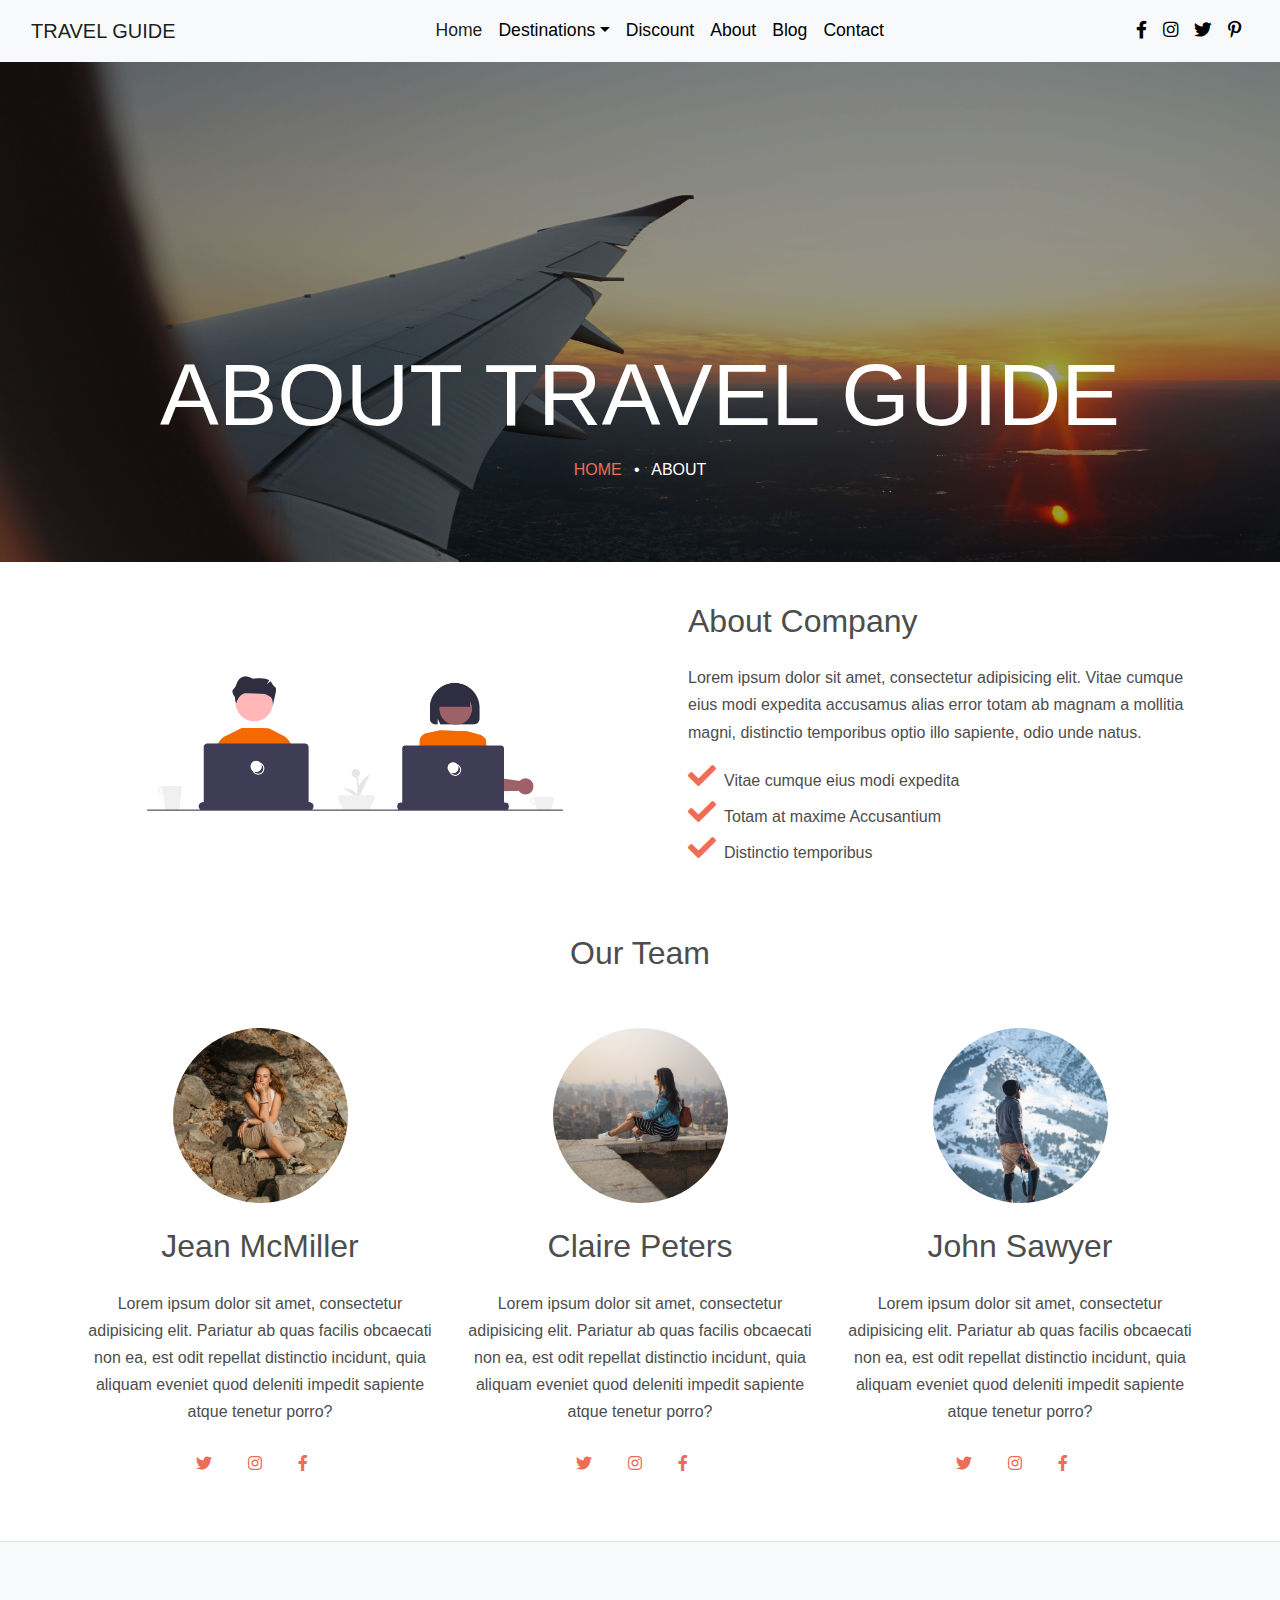
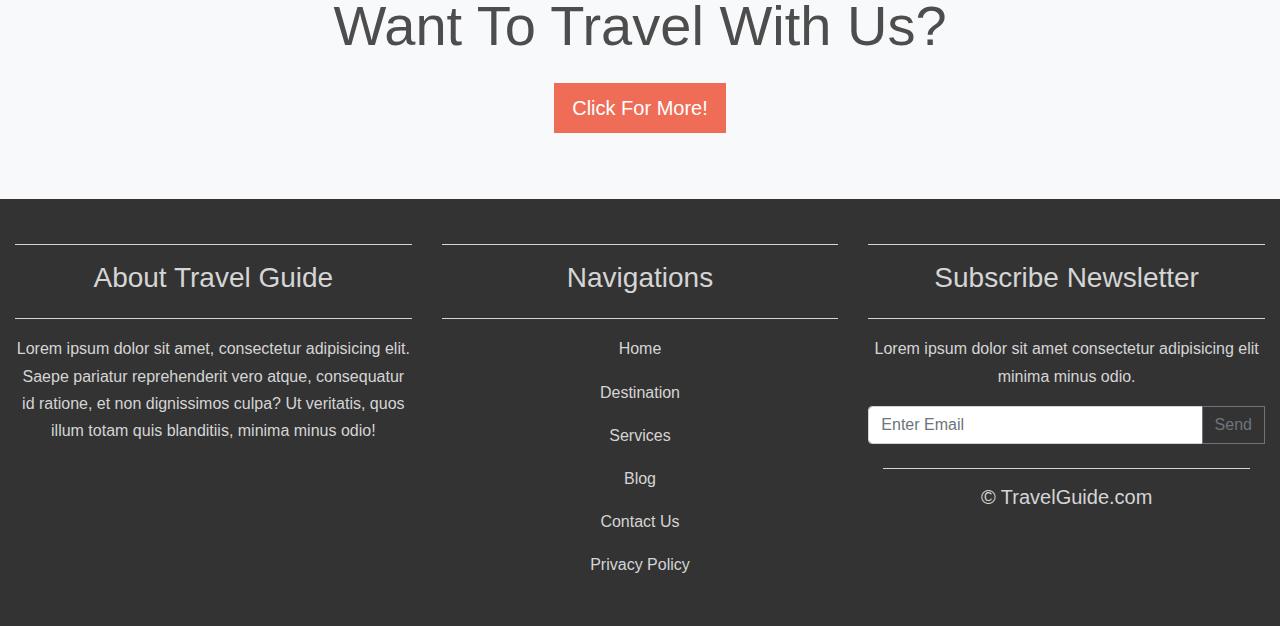
<file: Travel/assets/about.html>
<!DOCTYPE html>
<html lang="en">

<head>
  <!-- Required meta tags -->
  <meta charset="utf-8">
  <meta name="viewport" content="width=device-width, initial-scale=1, shrink-to-fit=no">

  <!-- Bootstrap CSS -->
  <link rel="stylesheet" href="https://stackpath.bootstrapcdn.com/bootstrap/4.3.1/css/bootstrap.min.css">
  <!--Font Awesome Css-->
  <link rel="stylesheet" href="https://cdnjs.cloudflare.com/ajax/libs/font-awesome/5.15.3/css/all.min.css" />

  <title>Travel Guide</title>
  <link rel="icon" type="image/x-icon" href="favicon.ico">
  <link rel="stylesheet" href="about.css" />

</head>

<body>
  <!--Navigation-->
  <nav class="navbar navbar-expand-md navbar-light bg-light sticky-top">
    <div class="container-fluid">
      <a class="navbar-brand text-black h2 mb-0" href="#">TRAVEL GUIDE</a>
      <button class="navbar-toggler" type="button" data-toggle="collapse" data-target="#navbarResponsive">
        <span class="navbar-toggler-icon"></span>
      </button>
      <div class="collapse navbar-collapse" id="navbarResponsive">
        <ul class="navbar-nav mx-auto">
          <li class="nav-item active">
            <a class="nav-link" href="index.html">Home</a>
          </li>
          <li class="nav-item bg-light dropdown">
            <a class="nav-link dropdown-toggle" href="#destinations" id="navbarDropdown" role="button"
              data-toggle="dropdown">Destinations</a>
            <div class="dropdown-menu bg-light" aria-labelledby="navbarDropdown">
              <a class="dropdown-item dropdown-item-style" href="#">France</a>
              <a class="dropdown-item dropdown-item-style" href="#">Germany</a>
              <a class="dropdown-item dropdown-item-style" href="#">Australia</a>
              <a class="dropdown-item dropdown-item-style" href="#">Japan</a>
            </div>
          </li>
          <li class="nav-item">
            <a class="nav-link" href="#discount" data-toggle="modal" data-target="#exampleModal">Discount</a>
          </li>
          <li class="nav-item">
            <a class="nav-link" href="about.html">About</a>
          </li>
          <li class="nav-item">
            <a class="nav-link" href="blog.html">Blog</a>
          </li>
          <li class="nav-item">
            <a class="nav-link" href="contact.html">Contact</a>
          </li>
        </ul>
        <ul class="navbar-nav sm-icons">
          <li class="nav-item"><a class="nav-link" data-toggle="tooltip" title="Facebook"
              href="https://www.facebook.com/">
              <i class="fab fa-facebook-f"></i></a></li>

          <li class="nav-item"><a class="nav-link" data-toggle="tooltip" title="Instagram"
              href="https://www.instagram.com/">
              <i class="fab fa-instagram"></i></a></li>

          <li class="nav-item"><a class="nav-link" data-toggle="tooltip" title="Twitter"
              href="https://www.twitter.com/">
              <i class="fab fa-twitter"></i></a>
          </li>

          <li class="nav-item"><a class="nav-link" data-toggle="tooltip" title="Pinterest"
              href="https://www.pinterest.com">
              <i class="fab fa-pinterest-p"></i></a></li>
        </ul>
      </div>
    </div>
  </nav>
  <!-- Modal -->
  <div class="modal fade" id="exampleModal" tabindex="-1" role="dialog" aria-labelledby="exampleModalLabel"
    aria-hidden="true">
    <div class="modal-dialog" role="document">
      <div class="modal-content">
        <div class="modal-header">
          <h2 class="modal-title" id="exampleModalLabel">Enter Your Email And Get</h2>
          <button type="button" class="close" data-dismiss="modal" aria-label="Close">
            <span aria-hidden="true">&times;</span>
          </button>
        </div>
        <div class="modal-body bg-light">
          </strong>
          <h1 class="text-center">10% OFF</h1>
          <h6 class="text-center">with order 500€ or more, by subscribing right now.</h6>
          <form>
            <div class="row">
              <div class="col pr-0">
                <input type="email" class="form-control " id="inputEmail4" placeholder="Email">
              </div>
              <div class="col pl-0">
                <button type="submit" class="btn btn-primary">SUBSCRIBE</button>
              </div>
            </div>
          </form>
          <a href="#" class="modal-link text-center pt-2" data-dismiss="modal">No Thanks</a>
          <p class="text-center pt-2">Copyright @TravelGuide 2021.</p>
        </div>
      </div>
    </div>
  </div>
  <!--Banner-->
  <figure>
    <div class="fixed-wrap">
      <div id="fixed">
      </div>
    </div>
  </figure>

  <div class="caption text-center ">
    <h1 class="display-2">About Travel Guide</h1>
    <a href="index.html">Home</a><span class="mx-2 text-white"> •</span>
    <span class="text-white">About</span>
  </div>
  <!--About-->
  <section>
    <div class="container pt-4">
      <div class="row align-items-center">
        <div class="col-md-6 mb-5 mb-md-0">
          <img src="img/about.png">
        </div>
        <div class="col-md-6 pl-md-5">
          <h2 class="font-weight-light text-black mb-4">About Company</h2>
          <p>Lorem ipsum dolor sit amet, consectetur adipisicing elit. Vitae cumque eius modi expedita accusamus alias
            error totam ab magnam a mollitia magni, distinctio temporibus optio illo sapiente, odio unde natus.</p>
          <ul class="list-unstyled">
            <li class="align-items-center"><span class="fas fa-check text-primary h3 mr-2"></span><span>Vitae cumque
                eius modi expedita</span></li>
            <li class="align-items-center"><span class="fas fa-check text-primary h3 mr-2"></span><span>Totam at maxime
                Accusantium</span></li>
            <li class="align-items-center"><span class="fas fa-check text-primary h3 mr-2"></span><span>Distinctio
                temporibus</span></li>
          </ul>
        </div>
      </div>
    </div>
  </section>
  <!--Team-->
  <div class="site-section pt-5">
    <div class="container">
      <div class="row justify-content-center mb-5">
        <div class="col-md-7">
          <h2 class="font-weight-light text-black text-center">Our Team</h2>
        </div>
      </div>
      <div class="row">
        <div class="col-md-6 col-lg-4 text-center">
          <img src="img/team.png" alt="image" class="img-fluid w-50 rounded-circle mb-4">
          <h2 class="text-black font-weight-light mb-4">Jean McMiller</h2>
          <p class="mb-4">Lorem ipsum dolor sit amet, consectetur adipisicing elit. Pariatur ab quas facilis obcaecati
            non ea,
            est odit repellat distinctio incidunt, quia aliquam eveniet quod deleniti impedit sapiente atque tenetur
            porro?</p>
          <p>
            <a href="https://www.twitter.com/" data-toggle="tooltip" title="Twitter" class="pl-0 pr-3"><span
                class="fab fa-twitter"></span></a>
            <a href="https://www.instagram.com/" data-toggle="tooltip" title="Instagram" class="pl-3 pr-3"><span
                class="fab fa-instagram"></span></a>
            <a href="https://www.facebook.com/" data-toggle="tooltip" title="Facebook" class="pl-3 pr-3"><span
                class="fab fa-facebook-f"></span></a>
          </p>
        </div>
        <div class="col-md-6 col-lg-4 text-center">
          <img src="img/team3.png" alt="image" class="img-fluid w-50 rounded-circle mb-4">
          <h2 class="text-black font-weight-light mb-4">Claire Peters</h2>
          <p class="mb-4">Lorem ipsum dolor sit amet, consectetur adipisicing elit. Pariatur ab quas facilis obcaecati
            non ea,
            est odit repellat distinctio incidunt, quia aliquam eveniet quod deleniti impedit sapiente atque tenetur
            porro?</p>
          <p>
            <a href="https://www.twitter.com/" data-toggle="tooltip" title="Twitter" class="pl-0 pr-3"><span
                class="fab fa-twitter"></span></a>
            <a href="https://www.instagram.com/" data-toggle="tooltip" title="Instagram" class="pl-3 pr-3"><span
                class="fab fa-instagram"></span></a>
            <a href="https://www.facebook.com/" data-toggle="tooltip" title="Facebook" class="pl-3 pr-3"><span
                class="fab fa-facebook-f"></span></a>
          </p>
        </div>
        <div class="col-md-6 col-lg-4 text-center">
          <img src="img/team2.png" alt="image" class="img-fluid w-50 rounded-circle mb-4">
          <h2 class="text-black font-weight-light mb-4">John Sawyer</h2>
          <p class="mb-4">Lorem ipsum dolor sit amet, consectetur adipisicing elit. Pariatur ab quas facilis obcaecati
            non ea,
            est odit repellat distinctio incidunt, quia aliquam eveniet quod deleniti impedit sapiente atque tenetur
            porro?</p>
          <p>
            <a href="https://www.twitter.com/" data-toggle="tooltip" title="Twitter" class="pl-0 pr-3"><span
                class="fab fa-twitter"></span></a>
            <a href="https://www.instagram.com/" data-toggle="tooltip" title="Instagram" class="pl-3 pr-3"><span
                class="fab fa-instagram"></span></a>
            <a href="https://www.facebook.com/" data-toggle="tooltip" title="Facebook" class="pl-3 pr-3"><span
                class="fab fa-facebook-f"></span></a>
          </p>
        </div>
      </div>
    </div>
  </div>
  <!--Jumbotroon-->
  <div class="section border-top">
    <div class="jumbotron-fluid bg-light">
      <div class="container">
        <div class="row text-center">
          <div class="col-md-12">
            <h1 class="mb-4 display-4">Want To Travel With Us?</h1>
            <p class="lead">
              <a href="#" class="btn btn-primary btn-lg">Click For More!</a>
            </p>
          </div>
        </div>
      </div>
    </div>
  </div>
  <!-- Back to top button -->
  <button type="button" class="btn btn-danger btn-floating btn-lg" id="btn-back-to-top">
    <i class="fas fa-arrow-up"></i>
  </button>
  <!--Footer-->
  <footer>
    <div class="container-fluid">
      <div class="row text-center">
        <div class="col-md-4">
          <hr class="light">
          <h3 class="footer-heading mb-4">
            About Travel Guide
          </h3>
          <hr class="light">
          <p>
            Lorem ipsum dolor sit amet, consectetur adipisicing elit.
            Saepe pariatur reprehenderit vero atque, consequatur id ratione, et non dignissimos culpa?
            Ut veritatis, quos illum totam quis blanditiis, minima minus odio!
          </p>
        </div>
        <div class="col-md-4">
          <hr class="light">
          <h3 class="footer-heading mb-4">
            Navigations
          </h3>
          <hr class="light">
          <p href="#">Home</p>
          <p href="#">Destination</p>
          <p href="#">Services</p>
          <p href="#">Blog</p>
          <p href="#">Contact Us</p>
          <p href="#">Privacy Policy</p>
        </div>
        <div class="col-md-4">
          <hr class="light">
          <h3 class="footer-heading mb-4">
            Subscribe Newsletter
          </h3>
          <hr class="light">
          <p>
            Lorem ipsum dolor sit amet consectetur adipisicing elit minima minus odio.
          </p>
          <div class="input-group mb-4">
            <input type="text" class="form-control" placeholder="Enter Email" aria-label="Enter Email"
              aria-describedby="basic-addon2">
            <div class="input-group-append">
              <button class="btn btn-outline-secondary" type="button">Send</button>
            </div>
          </div>
          <div class="col-12">
            <hr class="light">
            <h5>&copy; TravelGuide.com</h5>
          </div>
        </div>
      </div>
  </footer>

  <!-- Optional JavaScript -->
  <!-- jQuery first, then Popper.js, then Bootstrap JS -->
  <script src="https://code.jquery.com/jquery-3.3.1.slim.min.js"></script>
  <script src="https://cdnjs.cloudflare.com/ajax/libs/popper.js/1.14.7/umd/popper.min.js"></script>
  <script src="https://stackpath.bootstrapcdn.com/bootstrap/4.3.1/js/bootstrap.min.js"></script>

  <script>
    //Get the button
    let mybutton = document.getElementById("btn-back-to-top");

    // When the user scrolls down 20px from the top of the document, show the button
    window.onscroll = function () {
      scrollFunction();
    };

    function scrollFunction() {
      if (
        document.body.scrollTop > 20 ||
        document.documentElement.scrollTop > 20
      ) {
        mybutton.style.display = "block";
      } else {
        mybutton.style.display = "none";
      }
    }
    // When the user clicks on the button, scroll to the top of the document
    mybutton.addEventListener("click", backToTop);

    function backToTop() {
      document.body.scrollTop = 0;
      document.documentElement.scrollTop = 0;
    }
  </script>
  <script>
    //Tooltip
    $(function () {
      $('[data-toggle="tooltip"]').tooltip()
    })
  </script>

</body>

</html>
</file>
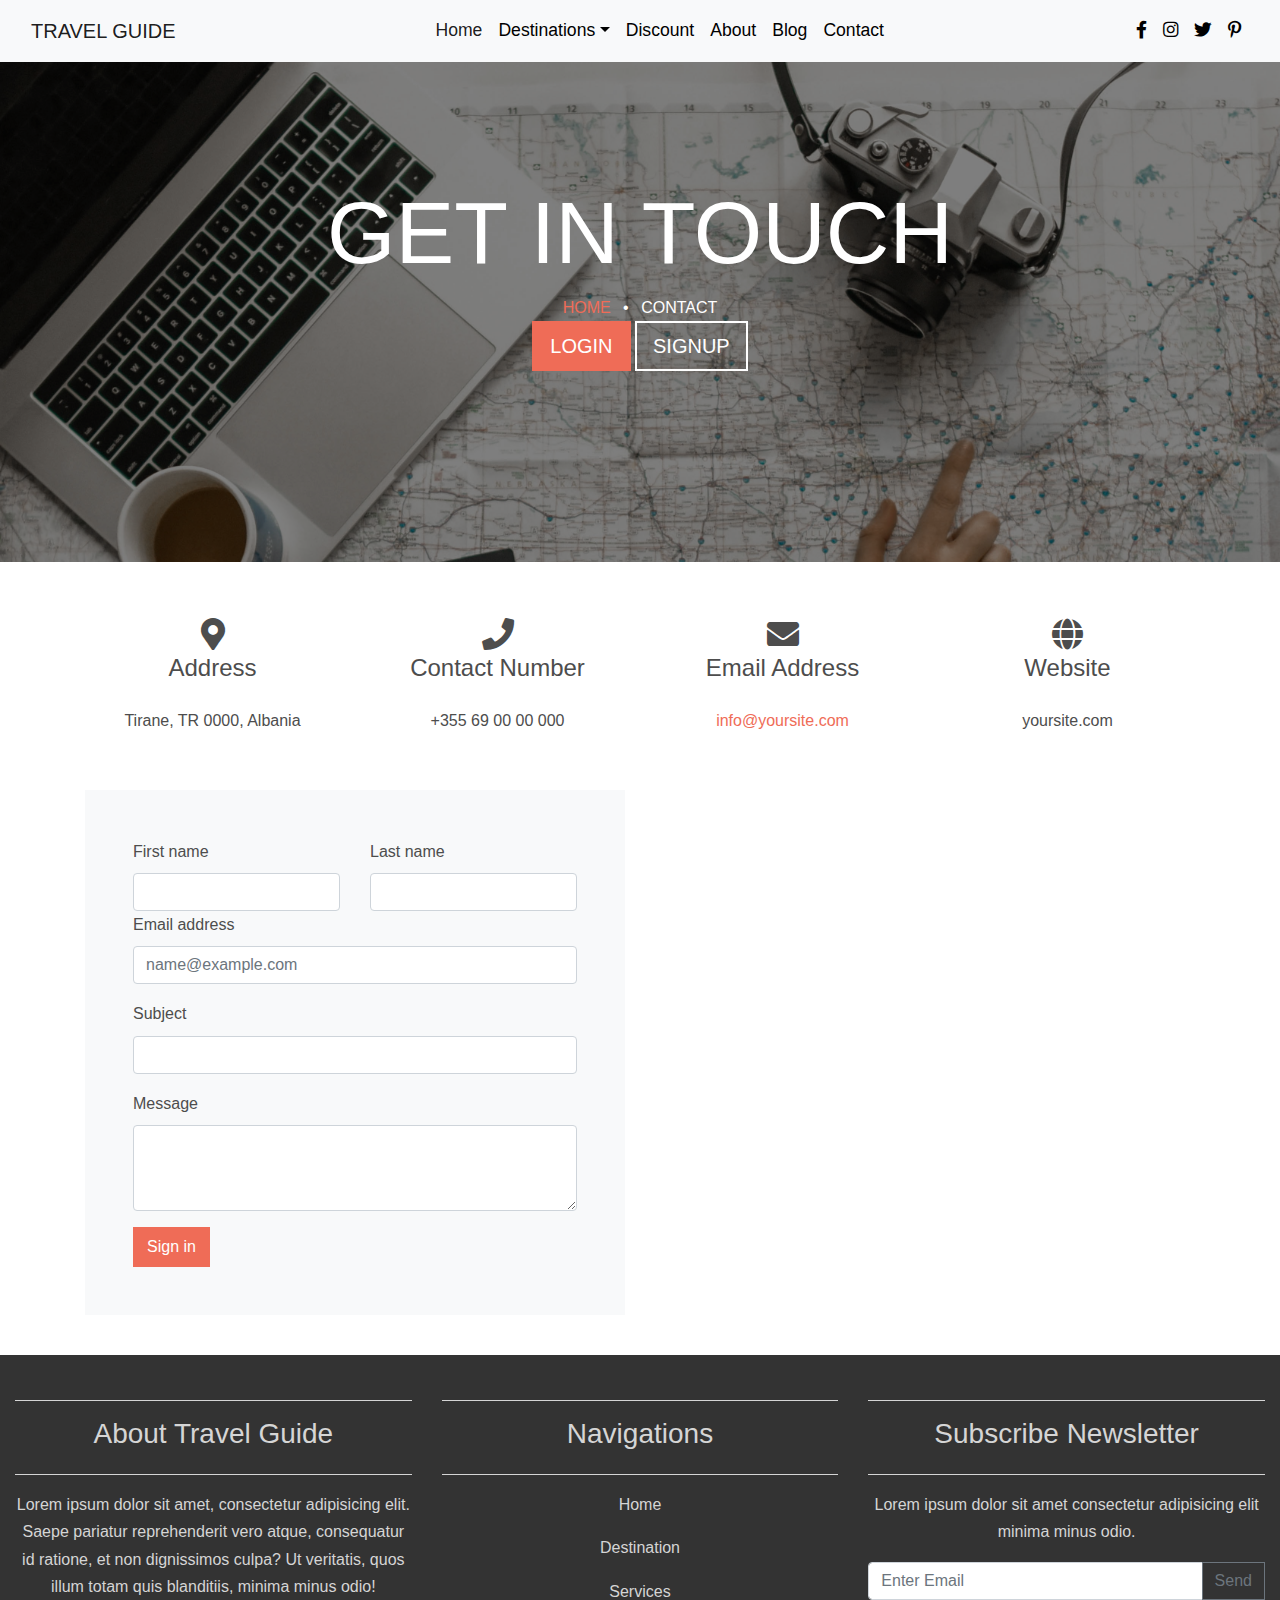
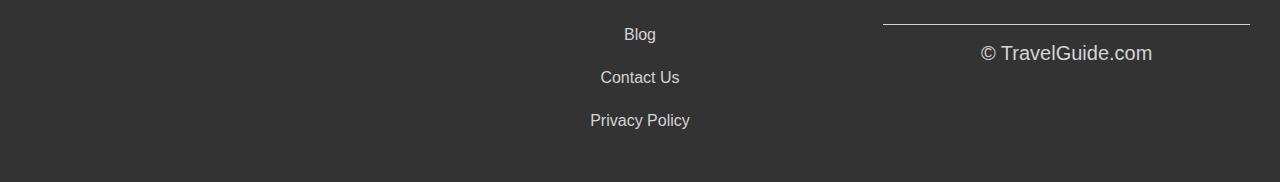
<file: Travel/assets/contact.html>
<!DOCTYPE html>
<html lang="en">

<head>
  <!-- Required meta tags -->
  <meta charset="utf-8">
  <meta name="viewport" content="width=device-width, initial-scale=1, shrink-to-fit=no">
  
  <!-- Bootstrap CSS -->
  <link rel="stylesheet" href="https://stackpath.bootstrapcdn.com/bootstrap/4.3.1/css/bootstrap.min.css">
  <!--Font Awesome Css-->
  <link rel="stylesheet" href="https://cdnjs.cloudflare.com/ajax/libs/font-awesome/5.15.3/css/all.min.css"/>
  
  <title>Travel Guide</title>
  <link rel="icon" type="image/x-icon" href="favicon.ico">
  <link rel="stylesheet" href="contact.css">

</head>
<body>
 <!--Navigation-->
 <nav class="navbar navbar-expand-md navbar-light bg-light sticky-top">
    <div class="container-fluid">
      <a class="navbar-brand text-black h2 mb-0" href="#">TRAVEL GUIDE</a>
      <button class="navbar-toggler" type="button" data-toggle="collapse" data-target="#navbarResponsive">
        <span class="navbar-toggler-icon"></span>
      </button>
      <div class="collapse navbar-collapse" id="navbarResponsive">
        <ul class="navbar-nav mx-auto">
          <li class="nav-item active">
            <a class="nav-link" href="index.html">Home</a>
          </li>
          <li class="nav-item bg-light dropdown">
            <a class="nav-link dropdown-toggle" href="#destinations" id="navbarDropdown" role="button"
              data-toggle="dropdown">Destinations</a>
            <div class="dropdown-menu bg-light" aria-labelledby="navbarDropdown">
              <a class="dropdown-item dropdown-item-style" href="#">France</a>
              <a class="dropdown-item dropdown-item-style" href="#">Germany</a>
              <a class="dropdown-item dropdown-item-style" href="#">Australia</a>
              <a class="dropdown-item dropdown-item-style" href="#">Japan</a>
            </div>
          </li>
          <li class="nav-item">
            <a class="nav-link" href="#discount" data-toggle="modal" data-target="#exampleModal">Discount</a>
          </li>
          <li class="nav-item">
            <a class="nav-link" href="about.html">About</a>
          </li>
          <li class="nav-item">
            <a class="nav-link" href="blog.html">Blog</a>
          </li>
          <li class="nav-item">
            <a class="nav-link" href="contact.html">Contact</a>
          </li>
        </ul>
        <ul class="navbar-nav sm-icons">
          <li class="nav-item"><a class="nav-link" data-toggle="tooltip" title="Facebook" href="https://www.facebook.com/">
            <i class="fab fa-facebook-f"></i></a></li>
          
          <li class="nav-item"><a class="nav-link" data-toggle="tooltip" title="Instagram" href="https://www.instagram.com/">
            <i class="fab fa-instagram"></i></a></li>
          
          <li class="nav-item"><a class="nav-link" data-toggle="tooltip" title="Twitter" href="https://www.twitter.com/">
            <i class="fab fa-twitter"></i></a>
          </li>
          
          <li class="nav-item"><a class="nav-link" data-toggle="tooltip" title="Pinterest" href="https://www.pinterest.com">
            <i class="fab fa-pinterest-p"></i></a></li>
        </ul>
      </div>
    </div>
  </nav>
   <!-- Modal -->
<div class="modal fade" id="exampleModal" tabindex="-1" role="dialog" aria-labelledby="exampleModalLabel" aria-hidden="true">
  <div class="modal-dialog" role="document">
    <div class="modal-content">
      <div class="modal-header">
        <h2 class="modal-title" id="exampleModalLabel">Enter Your Email And Get</h2>
        <button type="button" class="close" data-dismiss="modal" aria-label="Close">
          <span aria-hidden="true">&times;</span>
        </button>
      </div>
      <div class="modal-body bg-light">
        </strong><h1 class="text-center">10% OFF</h1>
        <h6 class="text-center">with order 500€ or more, by subscribing right now.</h6>
        <form>
          <div class="row">
            <div class="col pr-0">
              <input type="email" class="form-control " id="inputEmail4" placeholder="Email">
            </div>
            <div class="col pl-0">
              <button type="submit" class="btn btn-primary">SUBSCRIBE</button>
            </div>
          </div>
        </form> 
        <a href="#" class="modal-link text-center pt-2" data-dismiss="modal">No Thanks</a>
        <p class="text-center pt-2">Copyright @TravelGuide 2021.</p>
      </div>
    </div>
  </div>
</div>
  <!--Banner-->
  <figure>
    <div class="fixed-wrap">
      <div id="fixed">
      </div>
    </div>
  </figure>

  <div class="caption text-center">
    <h1 class="display-2">Get In Touch</h1>
    <a href="index.html">Home</a><span class="mx-2 text-white"> •</span>
    <span class="text-white">Contact</span>
    <br>
    <a href="login.html" class="btn btn-primary btn-lg text-white">
      Login
    </a>
    <a href="signup.html" class="btn btn-default btn-lg text-white">
      Signup
    </a>
  </br>
  </div>
 <!--Contact-Form-->
<section class="contact-section">
  <div class="container">
    <div class="row">
    <div class="col-md-3">
      <div class="p-4 text-center">
        <div class="align-items-center justify-content-center">
          <span class="fas fa-map-marker-alt fa-2x"></span>
          </div> 
      <h4 class="mb-4">Address</h4>
      <p>Tirane, TR 0000, Albania</p>
      </div>
    </div>
    <div class="col-md-3">
      <div class="p-4 text-center">
        <div class="align-items-center justify-content-center">
          <span class="fas fa-phone fa-2x"></span>
          </div> 
      <h4 class="mb-4">Contact Number</h4>
      <p>+355 69 00 00 000</p>
      </div>
    </div>
    <div class="col-md-3">
      <div class="p-4 text-center">
        <div class="align-items-center justify-content-center">
          <span class="fas fa-envelope fa-2x"></span>
          </div> 
      <h4 class="mb-4">Email Address</h4>
      <p>
        <a href="#">info@yoursite.com</a>
      </p>
      </div>
    </div>
    <div class="col-md-3">
      <div class="p-4 text-center">
        <div class="align-items-center justify-content-center">
          <span class="fas fa-globe fa-2x"></span>
          </div> 
      <h4 class="mb-4">Website</h4>
      <p>yoursite.com</p>
      </div>
    </div>
    </div>
  </div>
</section>

<section class="form-section">
  <div class="container">
    <div class="row">
      <div class="col-md-6">
        <form action="#" class="bg-light p-5">
          <div class="row">
            <div class="col">
              <label for="exampleFormControlInput1">First name</label>
              <input type="text" class="form-control">
            </div>
            <div class="col">
              <label for="exampleFormControlInput1">Last name</label>
              <input type="text" class="form-control">
            </div>
          </div>
            <div class="form-group">
              <label for="exampleFormControlInput1">Email address</label>
              <input type="email" class="form-control" id="exampleFormControlInput1" placeholder="name@example.com">
            </div>
            <div class="form-group">
              <label for="exampleFormControlSelect2">Subject</label>
              <input type="subject" class="form-control" id="exampleFormControlInput1">
            </div>
            <div class="form-group">
              <label for="exampleFormControlTextarea1">Message</label>
              <textarea class="form-control" id="exampleFormControlTextarea1" rows="3"></textarea>
            </div>
            <button type="submit" class="btn btn-primary">Sign in</button>
          </form>
      </div>
 
<div class="col-md-6">
  <div class="google-map">
    <iframe frameborder="0" style="border: 0" src="https://www.google.com/maps/embed?pb=!1m18!1m12!1m3!1d95871.29875586866!2d19.747782471873556!3d41.33108987699834!2m3!1f0!2f0!3f0!3m2!1i1024!2i768!4f13.1!3m3!1m2!1s0x1350310470fac5db%3A0x40092af10653720!2sTirana%2C%20Albania!5e0!3m2!1sen!2s!4v1627694680789!5m2!1sen!2s"
    allowfullscreen></iframe>
  </div>
</div>
  </div>
 </div>
</section>
<!-- Back to top button -->
    <button type="button" class="btn btn-danger btn-floating btn-lg" id="btn-back-to-top">
      <i class="fas fa-arrow-up"></i>
    </button>
<!--Footer-->
  <footer>
    <div class="container-fluid">
    <div class="row text-center">
      <div class="col-md-4">
        <hr class="light">
        <h3 class="footer-heading mb-4">
          About Travel Guide
        </h3>
        <hr class="light">
        <p>
          Lorem ipsum dolor sit amet, consectetur adipisicing elit. 
          Saepe pariatur reprehenderit vero atque, consequatur id ratione, et non dignissimos culpa? 
          Ut veritatis, quos illum totam quis blanditiis, minima minus odio!
        </p>
      </div>
      <div class="col-md-4">
        <hr class="light">
        <h3 class="footer-heading mb-4">
          Navigations
        </h3>
        <hr class="light">
        <p href="#">Home</p>
        <p href="#">Destination</p>
        <p href="#">Services</p>
        <p href="#">Blog</p>
        <p href="#">Contact Us</p>
        <p href="#">Privacy Policy</p>
      </div>
      <div class="col-md-4">
        <hr class="light">
        <h3 class="footer-heading mb-4">
          Subscribe Newsletter
        </h3>
        <hr class="light">
        <p>
          Lorem ipsum dolor sit amet consectetur adipisicing elit minima minus odio.
        </p>
        <div class="input-group mb-4">
          <input type="text" class="form-control" placeholder="Enter Email" aria-label="Enter Email" aria-describedby="basic-addon2">
          <div class="input-group-append">
            <button class="btn btn-outline-secondary" type="button">Send</button>
          </div>
        </div>
        <div class="col-12">
          <hr class="light">
          <h5>&copy; TravelGuide.com</h5>
        </div>
    </div>
    </div>
  </footer>

  <!-- Optional JavaScript -->
<!-- jQuery first, then Popper.js, then Bootstrap JS -->
<script src="https://code.jquery.com/jquery-3.3.1.slim.min.js"></script>
<script src="https://cdnjs.cloudflare.com/ajax/libs/popper.js/1.14.7/umd/popper.min.js"></script>
<script src="https://stackpath.bootstrapcdn.com/bootstrap/4.3.1/js/bootstrap.min.js"></script>

<script>
  //Get the button
      let mybutton = document.getElementById("btn-back-to-top");

  // When the user scrolls down 20px from the top of the document, show the button
      window.onscroll = function () {
        scrollFunction();
      };

      function scrollFunction() {
        if (
          document.body.scrollTop > 20 ||
          document.documentElement.scrollTop > 20
        ) {
          mybutton.style.display = "block";
        } else {
          mybutton.style.display = "none";
        }
      }
    // When the user clicks on the button, scroll to the top of the document
          mybutton.addEventListener("click", backToTop);

        function backToTop() {
          document.body.scrollTop = 0;
          document.documentElement.scrollTop = 0;
        }
  </script>
<script>
  //Tooltip
  $(function () {
  $('[data-toggle="tooltip"]').tooltip()
  })
</script>

</body>
</html>
</file>
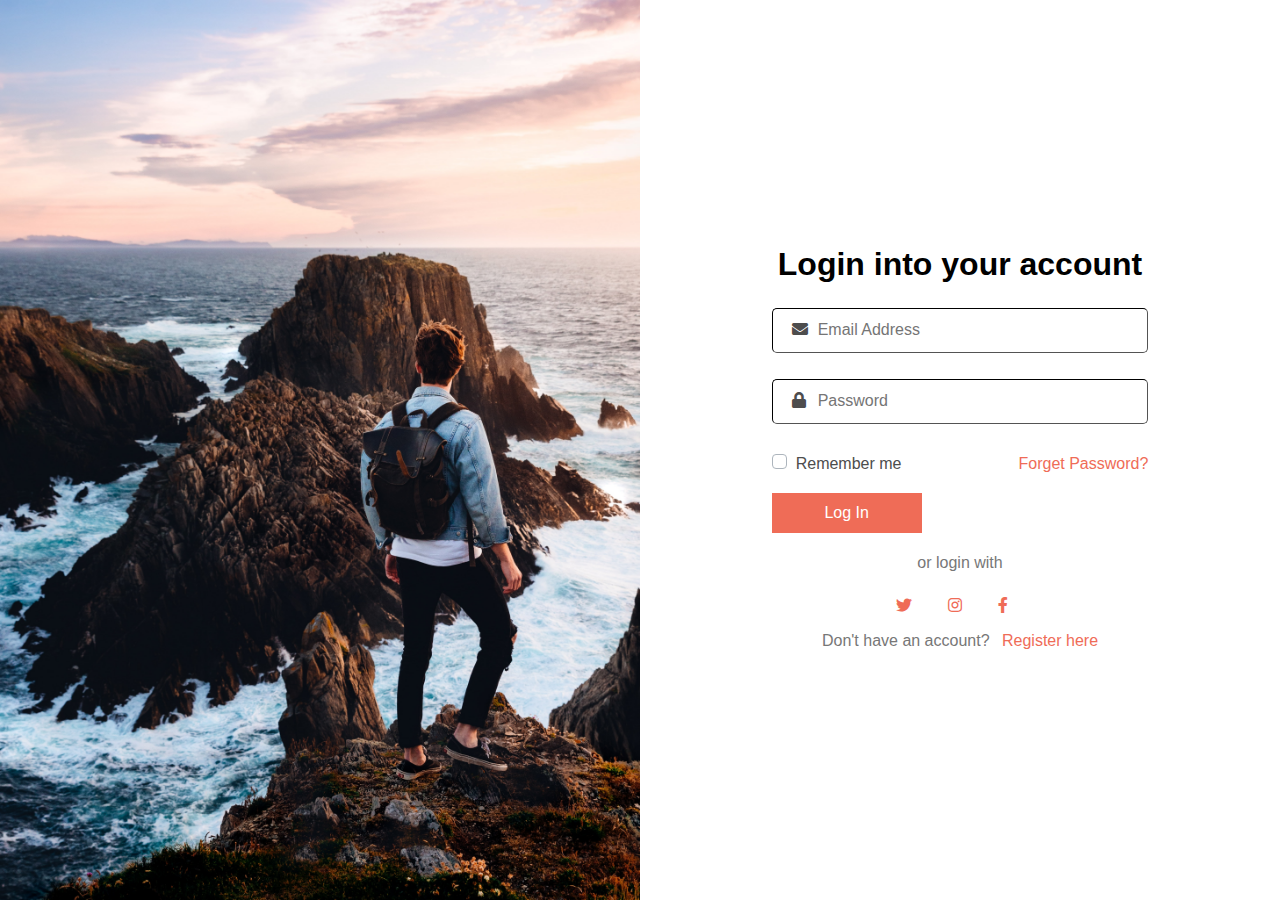
<file: Travel/assets/login.html>
<!DOCTYPE html>
<html lang="en">

<head>
  <!-- Required meta tags -->
  <meta charset="utf-8">
  <meta name="viewport" content="width=device-width, initial-scale=1, shrink-to-fit=no">
  
  <!-- Bootstrap CSS -->
  <link rel="stylesheet" href="https://stackpath.bootstrapcdn.com/bootstrap/4.3.1/css/bootstrap.min.css">
  <!--Font Awesome Css-->
  <link rel="stylesheet" href="https://cdnjs.cloudflare.com/ajax/libs/font-awesome/5.15.3/css/all.min.css"/>
  
  <title>Travel Guide</title>
  <link rel="icon" type="image/x-icon" href="favicon.ico">
  <link rel="stylesheet" href="login.css">

</head>
<body>
 <!--LogIn-Form-->
 <div class="container-fluid">
  <div class="row">
    <div class="col-lg-6 col-md-6 d-none d-md-block image-container">
    </div>

    <div class="col-lg-6 col-md-6 form-container">
      <div class="col-lg-8 col-md-12 col-sm-9 col-xs-12 form-box text-center">
        <form action="#" class="form" id="section1">
          <div class="heading mb-4">
            <h2>Login into your account</h2>
          </div>
          <div class="form-group" id="form-group">
            <span><i class="fa fa-envelope"></i></span>
            <input type="email" placeholder="Email Address" required>
          </div>
          <div class="form-group" id="form-group">
            <span><i class="fa fa-lock"></i></span>
            <input type="password" placeholder="Password" required>
          </div>
          <div class="row mb-3">
            <div class="col-6 d-flex">
              <div class="custom-control custom-checkbox">
                <input type="checkbox" class="custom-control-input" id="cb1">
                <label class="custom-control-label" for="cb1">Remember me</label>
              </div>
            </div>
            <div class="col-6 text-right">
              <a href="#" class="forget-link">Forget Password?</a>
            </div>
          </div>
          <div class="text-left mb-3">
            <button type="submit" class="btn btn-primary" id="submit_button">Log In</button>
          </div>
          <div class="text-center mb-2">
          <div class="mb-3" style="color: #777">or login with</div>

          <a href="https://www.twitter.com/"  class="pl-0 pr-3"><span class="fab fa-twitter"></span></a>
          <a href="https://www.instagram.com/" class="pl-3 pr-3"><span class="fab fa-instagram"></span></a>
          <a href="https://www.facebook.com/" class="pl-3 pr-3"><span class="fab fa-facebook-f"></span></a>
          </div>
          <div style="color: #777">Don't have an account?
            <a href="signup.html" class="register-link ml-2">Register here</a>
          </div>
        </form>
        <div class="alert alert-light" id="section2" role="alert" style="display: none;">
          <img class="check-icon mx-auto d-block pb-4" src="img/welcome.png">
          <h3 class="alert-heading">Thanks for being awesome!</h3>
          <p>We have received your message and would like to thank you for writing to us. If your inquiry is urgent, please use the telephone number listed below to talk to one of our staff members.</p>
          <hr>
          <p class="mb-0">Please enjoy, and let us know if there’s anything else we can help you with.</p>
        </div>
      </div>
    </div>
  </div>
</div>

<!-- Optional JavaScript -->
<!-- jQuery first, then Popper.js, then Bootstrap JS -->
<script src="https://code.jquery.com/jquery-3.3.1.slim.min.js"></script>
<script src="https://cdnjs.cloudflare.com/ajax/libs/popper.js/1.14.7/umd/popper.min.js"></script>
<script src="https://stackpath.bootstrapcdn.com/bootstrap/4.3.1/js/bootstrap.min.js"></script>

<script>
  var submit_button = document.querySelector('#submit_button');

  submit_button.addEventListener('click', function (e) {
    e.preventDefault();
    document.getElementById('section1').style.display = 'none';

    document.getElementById('section2').style.display = 'block';
  });
</script>

</body>
</html>
</file>
<file: Travel/assets/about.css>
body {
  overflow-x: hidden;
  line-height: 1.7;
  color: #4d4d4d;
  font-weight: 300;
  font-size: 1rem;
}
* {
  -webkit-box-sizing: border-box;
  box-sizing: border-box;
}
.selector-for-some-widget {
  box-sizing: content-box;
}
::selection {
  background: #000;
  color: #fff;
}
.navbar .navbar-nav .nav-link {
  color: #000000;
  font-size: 1.1em;
}
.navbar .navbar-nav .nav-link:hover {
  color: #ef6c57;
}
.sm-icons {
  flex-direction: row;
}
a {
  color: #ef6c57;
  text-decoration: none;
}
a:hover {
  color: #e43216;
}
.dropdown-menu {
  border: none;
  outline: none;
  scroll-behavior: smooth;
}
.dropdown-item-style {
  font-weight: lighter;
}
.dropdown-item-style:hover {
  color: #ef6c57;
}
.dropdown-item:focus {
  background-color: lightgrey;
}
.modal {
  position: fixed;
}
.modal-link {
  display: block;
}
.modal-body h1 {
  color: #ef6c57;
}
form {
  margin: 0 auto;
  margin-left: 18%;
}
input[type='email'] {
  width: 100%;
  height: auto;
  box-sizing: border-box;
  border: solid #ef6c57;
  border-radius: 0;
}
.btn.btn-primary {
  border: 2px solid transparent;
}
.btn:hover {
  color: #000 !important;
  background: none;
  border: 2px solid #000;
}
.btn:hover,
.btn:active,
.btn:focus {
  outline: none;
  -webkit-box-shadow: none !important;
  box-shadow: none !important;
  text-decoration: none;
}
.btn-primary:not(:disabled):not(.disabled).active,
.btn-primary:not(:disabled):not(.disabled):active,
.show > .btn-primary.dropdown-toggle {
  color: #fff;
  background-color: #eb4328;
  border-color: #e9391d;
}
.btn {
  border-radius: 0;
  display: inline-block;
  font-weight: 400;
  text-align: center;
  white-space: nowrap;
}
.btn-primary {
  background-color: #ef6c57;
}
#fixed {
  background-image: url(img/background5.png);
  background-size: cover;
  background-attachment: fixed;
  filter: brightness(60%);
  min-height: 500px;
}
.caption {
  width: 100%;
  max-width: 100%;
  position: absolute;
  top: 38%;
  z-index: 1;
  color: white;
  text-transform: uppercase;
}
.text-primary {
  color: #ef6c57 !important;
}
.mr-2 {
  margin-right: 0.5rem !important;
}
img {
  width: 100%;
  height: auto;
}
.img-fluid {
  max-width: 100%;
  height: auto;
  object-fit: contain;
}
.rounded-circle {
  border-radius: 50% !important;
}
.w-50 {
  width: 50% !important;
}
.jumbotron-fluid {
  padding-top: 50px !important;
  padding-bottom: 50px !important;
}
footer {
  background-color: #333333;
  color: #d5d5d5;
  padding-top: 2rem;
  padding-bottom: 2rem;
}
hr.light {
  border-top: 1px solid #d5d5d5;
  width: 100%;
  margin-top: 0.8rem;
  margin-bottom: 1rem;
}
#btn-back-to-top {
  position: fixed;
  bottom: 20px;
  right: 20px;
  display: none;
  border-radius: 50px;
}
@media only screen and (max-width: 960px) {
  .sm-icons .nav-item {
    padding-right: 1em;
  }
  .caption {
    top: 15%;
    z-index: 1;
  }
}
@media (min-width: 768px) {
  .site-section {
    padding: 3em 0;
  }
}
</file>
<file: Travel/assets/contact.css>
body {
  overflow-x: hidden;
  line-height: 1.7;
  color: #4d4d4d;
  font-weight: 300;
  font-size: 1rem;
}
* {
  -webkit-box-sizing: border-box;
  box-sizing: border-box;
}
.selector-for-some-widget {
  box-sizing: content-box;
}
::selection {
  background: #000;
  color: #fff;
}
.navbar .navbar-nav .nav-link {
  color: #000000;
  font-size: 1.1em;
}
.navbar .navbar-nav .nav-link:hover {
  color: #ef6c57;
}
.sm-icons {
  flex-direction: row;
}
a {
  color: #ef6c57;
  text-decoration: none;
}
a:hover {
  color: #e43216;
}
.dropdown-menu {
  border: none;
  outline: none;
  scroll-behavior: smooth;
}
.dropdown-item-style {
  font-weight: lighter;
}
.dropdown-item-style:hover {
  color: #ef6c57;
}
.dropdown-item:focus {
  background-color: lightgrey;
}
.btn.btn-primary {
  border: 2px solid transparent;
}
.btn:hover {
  color: #000 !important;
  background: none;
  border: 2px solid #000;
}
.btn:hover,
.btn:active,
.btn:focus {
  outline: none;
  -webkit-box-shadow: none !important;
  box-shadow: none !important;
  text-decoration: none;
}
.btn-primary:not(:disabled):not(.disabled).active,
.btn-primary:not(:disabled):not(.disabled):active,
.show > .btn-primary.dropdown-toggle {
  color: #fff;
  background-color: #eb4328;
  border-color: #e9391d;
}
.btn {
  border-radius: 0;
  display: inline-block;
  font-weight: 400;
  text-align: center;
  white-space: nowrap;
}
.btn-primary {
  background-color: #ef6c57;
}
.btn-default {
  color: #fff !important;
  background: none;
  border: 2px solid #fff;
}
.modal {
  position: fixed;
}
.modal-link {
  display: block;
}
.modal-body h1 {
  color: #ef6c57;
}
.modal-body form {
  margin: 0 auto;
  margin-left: 18%;
}
.modal-body input[type='email'] {
  width: 100%;
  height: auto;
  box-sizing: border-box;
  border: solid #ef6c57;
  border-radius: 0;
}
#fixed {
  background-image: url(img/background3.png);
  background-size: cover;
  background-attachment: fixed;
  filter: brightness(50%);
  min-height: 500px;
}
.caption {
  width: 100%;
  max-width: 100%;
  position: absolute;
  top: 20%;
  z-index: 1;
  color: white;
  text-transform: uppercase;
}
.form-section form {
  padding-top: 2rem;
  padding-bottom: 2rem;
}
.form-control:focus {
  box-shadow: none;
  border-color: #ef6c57;
}
.google-map iframe {
  width: inherit;
  height: 100%;
}
.form-section {
  padding-bottom: 40px;
}
.google-map {
  width: 100%;
  height: 25rem;
  height: 100%;
}
#btn-back-to-top {
  position: fixed;
  bottom: 20px;
  right: 20px;
  display: none;
  border-radius: 50px;
}
footer {
  background-color: #333333;
  color: #d5d5d5;
  padding-top: 2rem;
  padding-bottom: 2rem;
}
hr.light {
  border-top: 1px solid #d5d5d5;
  width: 100%;
  margin-top: 0.8rem;
  margin-bottom: 1rem;
}
.contact-section {
  padding: 1em 0px;
}
@media only screen and (max-width: 960px) {
  .sm-icons .nav-item {
    padding-right: 1em;
  }
}

@media (min-width: 400px) and (max-width: 520px) {
  .caption {
    width: 100%;
    max-width: 100%;
    position: absolute;
    top: 15%;
    z-index: 1;
    color: white;
    text-transform: uppercase;
  }
}
@media (min-width: 520px) and (max-width: 700px) {
  .caption {
    width: 100%;
    max-width: 100%;
    position: absolute;
    top: 20%;
    z-index: 1;
    color: white;
    text-transform: uppercase;
  }
}
</file>
<file: Travel/assets/login.css>
body {
 overflow-x: hidden;
 line-height: 1.7;
 color: #4d4d4d;
 font-weight: 300;
 font-size: 1rem;
}
* {
 padding: 0;
 margin: 0;
 box-sizing: border-box;
}

.selector-for-some-widget {
 box-sizing: content-box;
}
::selection {
 background: #000;
 color: #fff; 
}
a{
 color: #ef6c57;
 text-decoration: none;
}
a:hover {
 color: #e43216;
}
.btn.btn-primary {
 border: 2px solid transparent;
}
.btn:hover {
 color: #000!important;
 background: none;
 border: 2px solid #000;
}
.btn:hover, .btn:active, .btn:focus {
 outline: none;
 border-color: #e9391d;
 border-width: thin;
 -webkit-box-shadow: none!important;
 box-shadow: none!important;
 text-decoration: none;
}
.btn-primary:not(:disabled):not(.disabled).active, 
.btn-primary:not(:disabled):not(.disabled):active, 
.show>.btn-primary.dropdown-toggle {
 color: #fff;
 background-color: #eb4328;
 border-color: #e9391d;
}
.btn {
border-radius: 0;
width: 150px;
height: 40px;
display: inline-block;
font-weight: 400;
text-align: center;
white-space: nowrap;
}
.btn-primary{
 background-color: #ef6c57;
}
.image-container{
 background:url('img/login.png') center no-repeat;
 background-size: cover;
 height: auto;
}
.check-icon{
 display: flex;
 justify-content: center;
 height: 100px;  
}
.form-container{
 background-color: #fff;
 display: flex;
 justify-content: center;
}
.form-box{
 display: flex;
 flex-direction: column;
 justify-content: center;
 min-height: 100vh;
}
.form-box h2{
 font-weight: bold;
 color:#000;
}
.form-box .form-group{
 position: relative;
}
.form-box .form-group input{
 width: 100%;
 height: 45px;
 margin-bottom: 10px;
 border-color: #000;
 border-radius: 5px;
 border-width: thin;
 outline: none;
 background: white;
 padding-left: 45px;
}
.form-box .form-group span{
 position: absolute;
 top: 8px;
 padding-left: 20px;
}
.form-box .form-group input::placeholder{
 padding-left: 0px;
}

.form-box input[type="checkbox"]:not(:checked) + label:before{
 background: transparent;
 width: 15px;
 height: 15px;
}

.form-box .custom-checkbox .custom-control-input:checked ~ .custom-control-label::before{
 background-color: #ef6c57;
 border: 0px;
}
</file>
